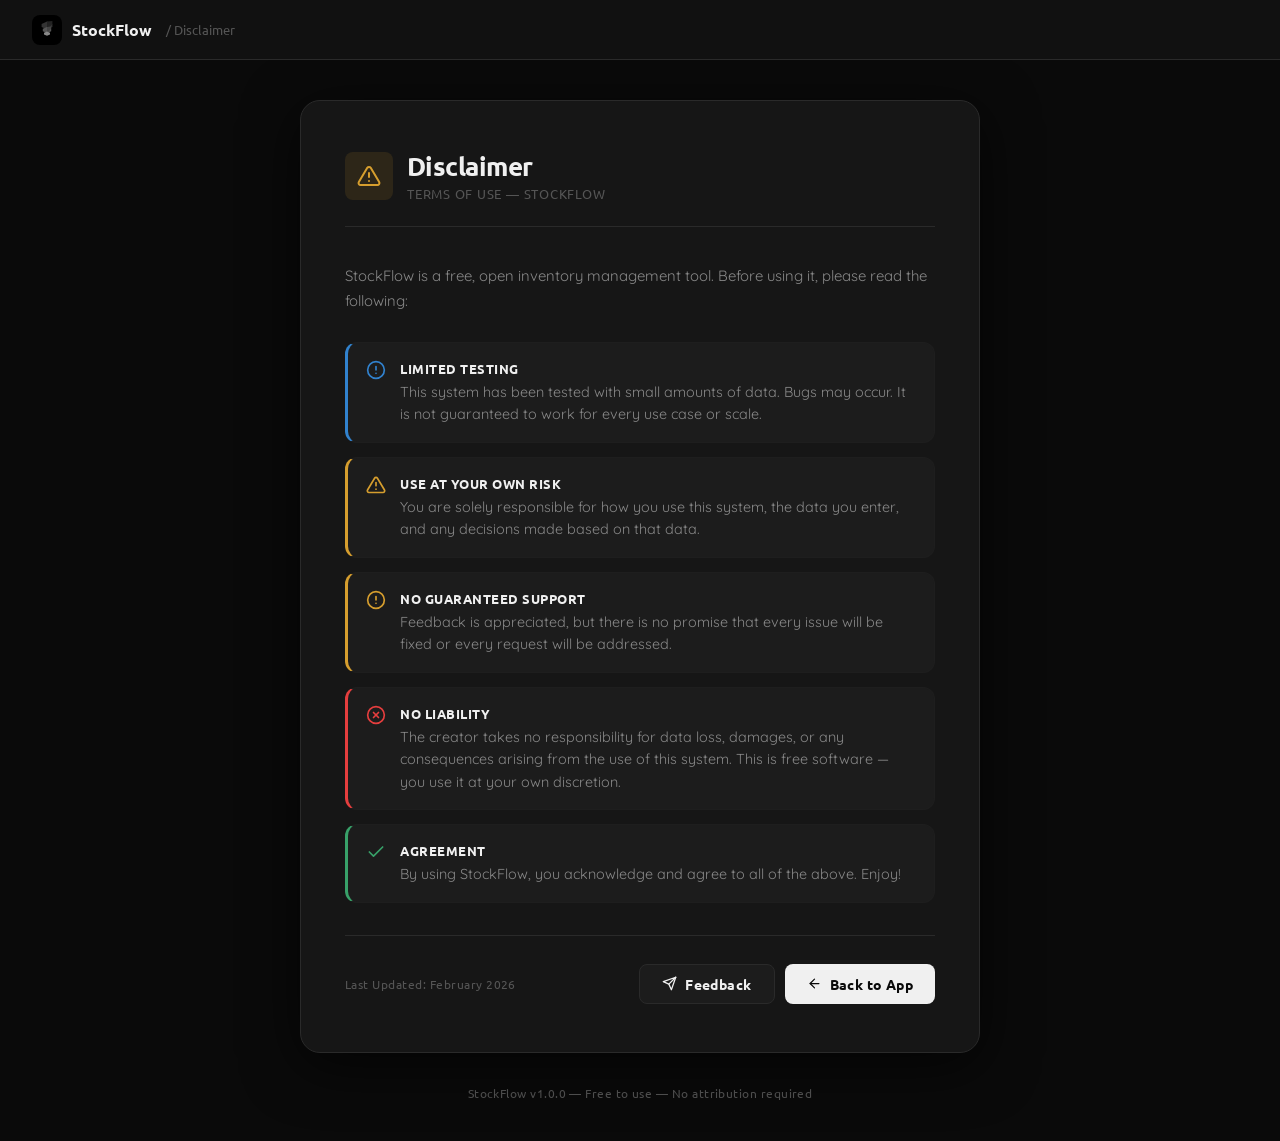
<file: disclaimer.html>
<!DOCTYPE html>
<html lang="en" data-theme="dark">
<head>
  <meta charset="UTF-8"/>
  <meta name="viewport" content="width=device-width, initial-scale=1.0"/>
  <title>Disclaimer — StockFlow</title>
  <link rel="icon" type="image/svg+xml" href="data:image/svg+xml,<svg xmlns='http://www.w3.org/2000/svg' viewBox='0 0 100 100'><rect width='100' height='100' rx='18' fill='%23000'/><g transform='translate(50,50)'><g transform='translate(0,-12)'><path d='M-18,-8 L0,-16 L18,-8 L18,2 L0,10 L-18,2 Z' fill='%23333'/><path d='M0,-16 L0,10 L18,-8 L18,-18 Z' fill='%23222'/></g><g transform='translate(0,2)'><path d='M-14,-6 L0,-12 L14,-6 L14,2 L0,8 L-14,2 Z' fill='%23555'/><path d='M0,-12 L0,8 L14,-6 L14,-14 Z' fill='%23444'/></g><g transform='translate(0,14)'><path d='M-10,-5 L0,-9 L10,-5 L10,1 L0,5 L-10,1 Z' fill='%23888'/></g></g></svg>"/>
  <link rel="preconnect" href="https://fonts.googleapis.com"/>
  <link rel="preconnect" href="https://fonts.gstatic.com" crossorigin/>
  <link href="https://fonts.googleapis.com/css2?family=Quicksand:wght@400;500;600;700&family=Ubuntu:wght@300;400;500;700&display=swap" rel="stylesheet"/>
  <style>
    :root {
      --bg-primary:    #0a0a0a;
      --bg-secondary:  #111111;
      --bg-card:       #161616;
      --bg-elevated:   #1c1c1c;
      --bg-hover:      #222222;
      --border:        #2a2a2a;
      --border-subtle: #1e1e1e;
      --text-primary:   #f0f0f0;
      --text-secondary: #888888;
      --text-muted:     #555555;
      --text-inverse:   #0a0a0a;
      --accent-red:    #e53e3e;
      --accent-blue:   #3182ce;
      --accent-gold:   #d69e2e;
      --accent-green:  #38a169;
      --accent-red-dim:  rgba(229,62,62,0.12);
      --accent-gold-dim: rgba(214,158,46,0.12);
      --radius:    12px;
      --radius-sm: 8px;
      --radius-lg: 20px;
      --shadow-lg: 0 12px 56px rgba(0,0,0,0.65);
      --transition: 220ms cubic-bezier(0.25,0.46,0.45,0.94);
      --font-body:    'Quicksand', sans-serif;
      --font-heading: 'Ubuntu', sans-serif;
    }
    [data-theme="light"] {
      --bg-primary:   #f5f5f5;
      --bg-secondary: #ebebeb;
      --bg-card:      #ffffff;
      --bg-elevated:  #f0f0f0;
      --bg-hover:     #e8e8e8;
      --border:       #d4d4d4;
      --border-subtle:#e8e8e8;
      --text-primary:  #111111;
      --text-secondary:#555555;
      --text-muted:    #999999;
      --text-inverse:  #ffffff;
    }

    *, *::before, *::after { box-sizing: border-box; margin: 0; padding: 0; }
    html { scroll-behavior: smooth; }
    body {
      font-family: var(--font-body);
      background: var(--bg-primary);
      color: var(--text-primary);
      min-height: 100vh;
      display: flex;
      flex-direction: column;
      align-items: center;
      justify-content: center;
      padding: 40px 20px;
      -webkit-font-smoothing: antialiased;
    }

    /* Top bar */
    .topbar {
      position: fixed; top: 0; left: 0; right: 0;
      height: 60px;
      background: var(--bg-secondary);
      border-bottom: 1px solid var(--border);
      display: flex; align-items: center; justify-content: space-between;
      padding: 0 32px;
      z-index: 100;
    }
    .topbar-brand {
      display: flex; align-items: center; gap: 10px;
      font-family: var(--font-heading); font-weight: 700; font-size: 1rem;
      color: var(--text-primary); text-decoration: none;
    }
    .topbar-brand svg { border-radius: 8px; }
    .topbar-brand span { color: var(--text-muted); font-weight: 400; font-size: 0.8rem; margin-left: 4px; }

    /* Card */
    .card {
      background: var(--bg-card);
      border: 1px solid var(--border);
      border-radius: var(--radius-lg);
      padding: 48px 44px;
      max-width: 680px;
      width: 100%;
      box-shadow: var(--shadow-lg);
      margin-top: 60px;
      animation: cardIn 0.5s cubic-bezier(0.34,1.2,0.64,1) both;
    }
    @keyframes cardIn {
      from { opacity:0; transform: translateY(24px) scale(0.97); }
      to   { opacity:1; transform: none; }
    }

    /* Header */
    .card-header {
      display: flex; align-items: center; gap: 14px;
      margin-bottom: 36px; padding-bottom: 24px;
      border-bottom: 1px solid var(--border);
    }
    .header-icon {
      width: 48px; height: 48px; border-radius: var(--radius-sm);
      background: var(--accent-gold-dim);
      display: flex; align-items: center; justify-content: center;
      color: var(--accent-gold); flex-shrink: 0;
    }
    h1 {
      font-family: var(--font-heading);
      font-size: 1.6rem; font-weight: 700;
      letter-spacing: -0.02em;
    }
    .subtitle {
      font-size: 0.8rem; color: var(--text-muted);
      margin-top: 2px; font-family: var(--font-heading);
      text-transform: uppercase; letter-spacing: 0.06em;
    }

    /* Body */
    .intro {
      color: var(--text-secondary);
      font-size: 0.93rem; line-height: 1.7;
      margin-bottom: 28px;
    }

    .item-list { display: flex; flex-direction: column; gap: 14px; margin-bottom: 32px; }
    .item {
      display: flex; gap: 14px;
      padding: 16px 18px;
      background: var(--bg-elevated);
      border: 1px solid var(--border-subtle);
      border-radius: var(--radius);
      font-size: 0.9rem; line-height: 1.55;
      color: var(--text-secondary);
      transition: border-color var(--transition);
    }
    .item:hover { border-color: var(--border); }
    .item-icon {
      width: 20px; height: 20px; flex-shrink: 0;
      margin-top: 1px;
    }
    .item.warn  { border-left: 3px solid var(--accent-gold); }
    .item.danger{ border-left: 3px solid var(--accent-red); }
    .item.info  { border-left: 3px solid var(--accent-blue); }
    .item.ok    { border-left: 3px solid var(--accent-green); }
    .item-label {
      font-family: var(--font-heading); font-weight: 700;
      color: var(--text-primary); margin-bottom: 2px;
      font-size: 0.82rem; text-transform: uppercase; letter-spacing: 0.04em;
    }

    /* Divider */
    .divider { height: 1px; background: var(--border); margin: 28px 0; }

    /* Footer row */
    .footer-row {
      display: flex; align-items: center; justify-content: space-between;
      gap: 16px; flex-wrap: wrap;
    }
    .updated {
      font-size: 0.75rem; color: var(--text-muted);
      font-family: var(--font-heading); letter-spacing: 0.04em;
    }
    .btn-group { display: flex; gap: 10px; flex-wrap: wrap; }

    .btn {
      display: inline-flex; align-items: center; gap: 8px;
      padding: 10px 22px; border: none; border-radius: var(--radius-sm);
      font-family: var(--font-heading); font-weight: 600; font-size: 0.85rem;
      letter-spacing: 0.03em; cursor: pointer;
      transition: all var(--transition); text-decoration: none;
      position: relative; overflow: hidden;
    }
    .btn:active { transform: scale(0.96); }
    .btn-primary { background: var(--text-primary); color: var(--text-inverse); }
    .btn-primary:hover { opacity: 0.88; transform: translateY(-1px); }
    .btn-secondary {
      background: var(--bg-elevated); color: var(--text-primary);
      border: 1px solid var(--border);
    }
    .btn-secondary:hover { background: var(--bg-hover); transform: translateY(-1px); }

    /* Page footer */
    .page-footer {
      margin-top: 32px;
      font-size: 0.72rem; color: var(--text-muted);
      font-family: var(--font-heading); letter-spacing: 0.04em;
      text-align: center;
    }

    @media (max-width: 600px) {
      .card { padding: 32px 24px; }
      .footer-row { flex-direction: column; align-items: flex-start; }
    }
  </style>
</head>
<body>

<!-- Topbar -->
<nav class="topbar">
  <a class="topbar-brand" href="index.html">
    <svg xmlns="http://www.w3.org/2000/svg" viewBox="0 0 100 100" width="30" height="30">
      <rect width="100" height="100" rx="18" fill="#000"/>
      <g transform="translate(50,50)">
        <g transform="translate(0,-12)"><path d="M-18,-8 L0,-16 L18,-8 L18,2 L0,10 L-18,2 Z" fill="#333"/><path d="M0,-16 L0,10 L18,-8 L18,-18 Z" fill="#222"/></g>
        <g transform="translate(0,2)"><path d="M-14,-6 L0,-12 L14,-6 L14,2 L0,8 L-14,2 Z" fill="#555"/><path d="M0,-12 L0,8 L14,-6 L14,-14 Z" fill="#444"/></g>
        <g transform="translate(0,14)"><path d="M-10,-5 L0,-9 L10,-5 L10,1 L0,5 L-10,1 Z" fill="#888"/></g>
      </g>
    </svg>
    StockFlow <span>/ Disclaimer</span>
  </a>
</nav>

<!-- Card -->
<div class="card">
  <div class="card-header">
    <div class="header-icon">
      <svg width="24" height="24" viewBox="0 0 24 24" fill="none" stroke="currentColor" stroke-width="2" stroke-linecap="round" stroke-linejoin="round">
        <path d="M10.29 3.86L1.82 18a2 2 0 0 0 1.71 3h16.94a2 2 0 0 0 1.71-3L13.71 3.86a2 2 0 0 0-3.42 0z"/>
        <line x1="12" y1="9" x2="12" y2="13"/><line x1="12" y1="17" x2="12.01" y2="17"/>
      </svg>
    </div>
    <div>
      <h1>Disclaimer</h1>
      <div class="subtitle">Terms of Use — StockFlow</div>
    </div>
  </div>

  <p class="intro">StockFlow is a free, open inventory management tool. Before using it, please read the following:</p>

  <div class="item-list">

    <div class="item info">
      <svg class="item-icon" viewBox="0 0 24 24" fill="none" stroke="currentColor" stroke-width="2" stroke-linecap="round" stroke-linejoin="round" color="#3182ce">
        <circle cx="12" cy="12" r="10"/><line x1="12" y1="8" x2="12" y2="12"/><line x1="12" y1="16" x2="12.01" y2="16"/>
      </svg>
      <div>
        <div class="item-label">Limited Testing</div>
        This system has been tested with small amounts of data. Bugs may occur. It is not guaranteed to work for every use case or scale.
      </div>
    </div>

    <div class="item warn">
      <svg class="item-icon" viewBox="0 0 24 24" fill="none" stroke="currentColor" stroke-width="2" stroke-linecap="round" stroke-linejoin="round" color="#d69e2e">
        <path d="M10.29 3.86L1.82 18a2 2 0 0 0 1.71 3h16.94a2 2 0 0 0 1.71-3L13.71 3.86a2 2 0 0 0-3.42 0z"/>
        <line x1="12" y1="9" x2="12" y2="13"/><line x1="12" y1="17" x2="12.01" y2="17"/>
      </svg>
      <div>
        <div class="item-label">Use at Your Own Risk</div>
        You are solely responsible for how you use this system, the data you enter, and any decisions made based on that data.
      </div>
    </div>

    <div class="item warn">
      <svg class="item-icon" viewBox="0 0 24 24" fill="none" stroke="currentColor" stroke-width="2" stroke-linecap="round" stroke-linejoin="round" color="#d69e2e">
        <circle cx="12" cy="12" r="10"/><line x1="12" y1="8" x2="12" y2="12"/><line x1="12" y1="16" x2="12.01" y2="16"/>
      </svg>
      <div>
        <div class="item-label">No Guaranteed Support</div>
        Feedback is appreciated, but there is no promise that every issue will be fixed or every request will be addressed.
      </div>
    </div>

    <div class="item danger">
      <svg class="item-icon" viewBox="0 0 24 24" fill="none" stroke="currentColor" stroke-width="2" stroke-linecap="round" stroke-linejoin="round" color="#e53e3e">
        <circle cx="12" cy="12" r="10"/><line x1="15" y1="9" x2="9" y2="15"/><line x1="9" y1="9" x2="15" y2="15"/>
      </svg>
      <div>
        <div class="item-label">No Liability</div>
        The creator takes no responsibility for data loss, damages, or any consequences arising from the use of this system. This is free software — you use it at your own discretion.
      </div>
    </div>

    <div class="item ok">
      <svg class="item-icon" viewBox="0 0 24 24" fill="none" stroke="currentColor" stroke-width="2" stroke-linecap="round" stroke-linejoin="round" color="#38a169">
        <polyline points="20 6 9 17 4 12"/>
      </svg>
      <div>
        <div class="item-label">Agreement</div>
        By using StockFlow, you acknowledge and agree to all of the above. Enjoy!
      </div>
    </div>

  </div>

  <div class="divider"></div>

  <div class="footer-row">
    <div class="updated">Last Updated: February 2026</div>
    <div class="btn-group">
      <a href="https://t.me/nann27" class="btn btn-secondary" target="_blank" rel="noopener">
        <svg width="15" height="15" viewBox="0 0 24 24" fill="none" stroke="currentColor" stroke-width="2" stroke-linecap="round" stroke-linejoin="round"><line x1="22" y1="2" x2="11" y2="13"/><polygon points="22 2 15 22 11 13 2 9 22 2"/></svg>
        Feedback
      </a>
      <a href="index.html" class="btn btn-primary">
        <svg width="15" height="15" viewBox="0 0 24 24" fill="none" stroke="currentColor" stroke-width="2" stroke-linecap="round" stroke-linejoin="round"><line x1="19" y1="12" x2="5" y2="12"/><polyline points="12 19 5 12 12 5"/></svg>
        Back to App
      </a>
    </div>
  </div>
</div>

<div class="page-footer">StockFlow v1.0.0 &mdash; Free to use &mdash; No attribution required</div>

</body>
</html>
</file>
